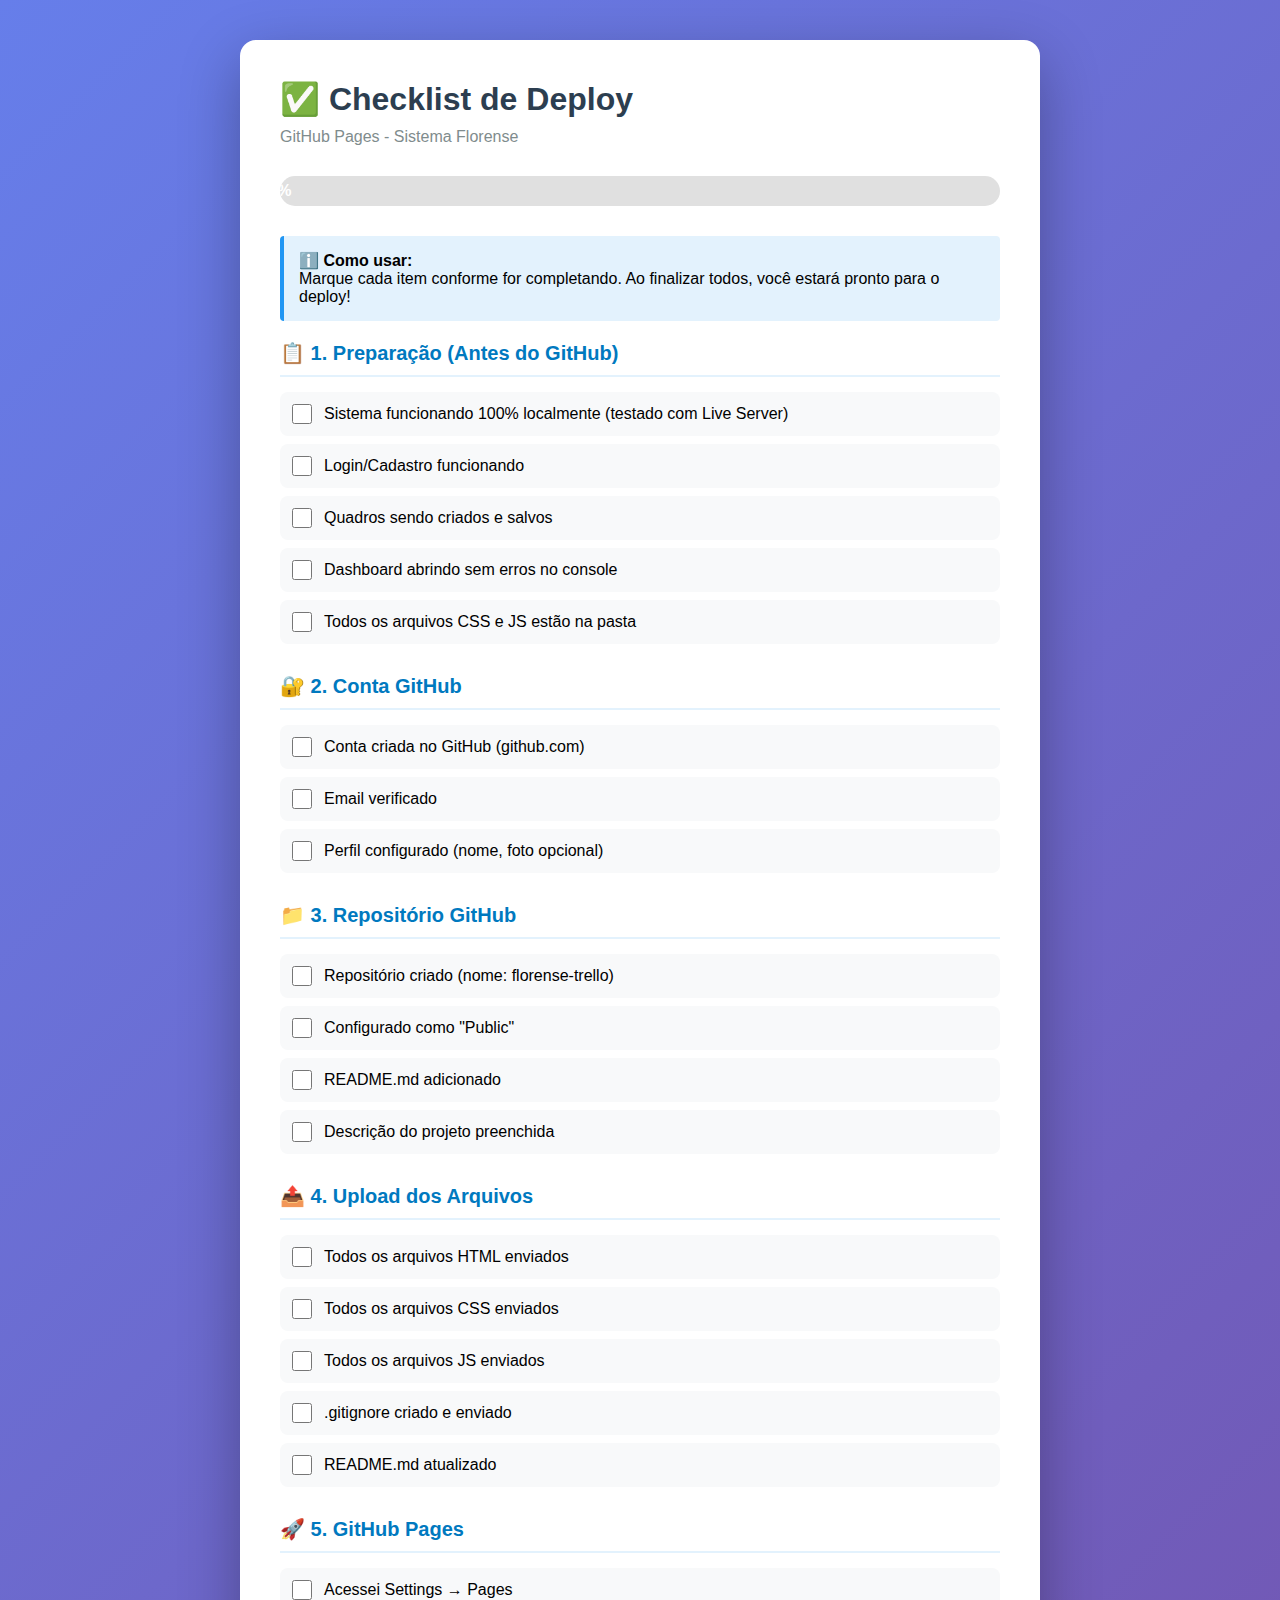
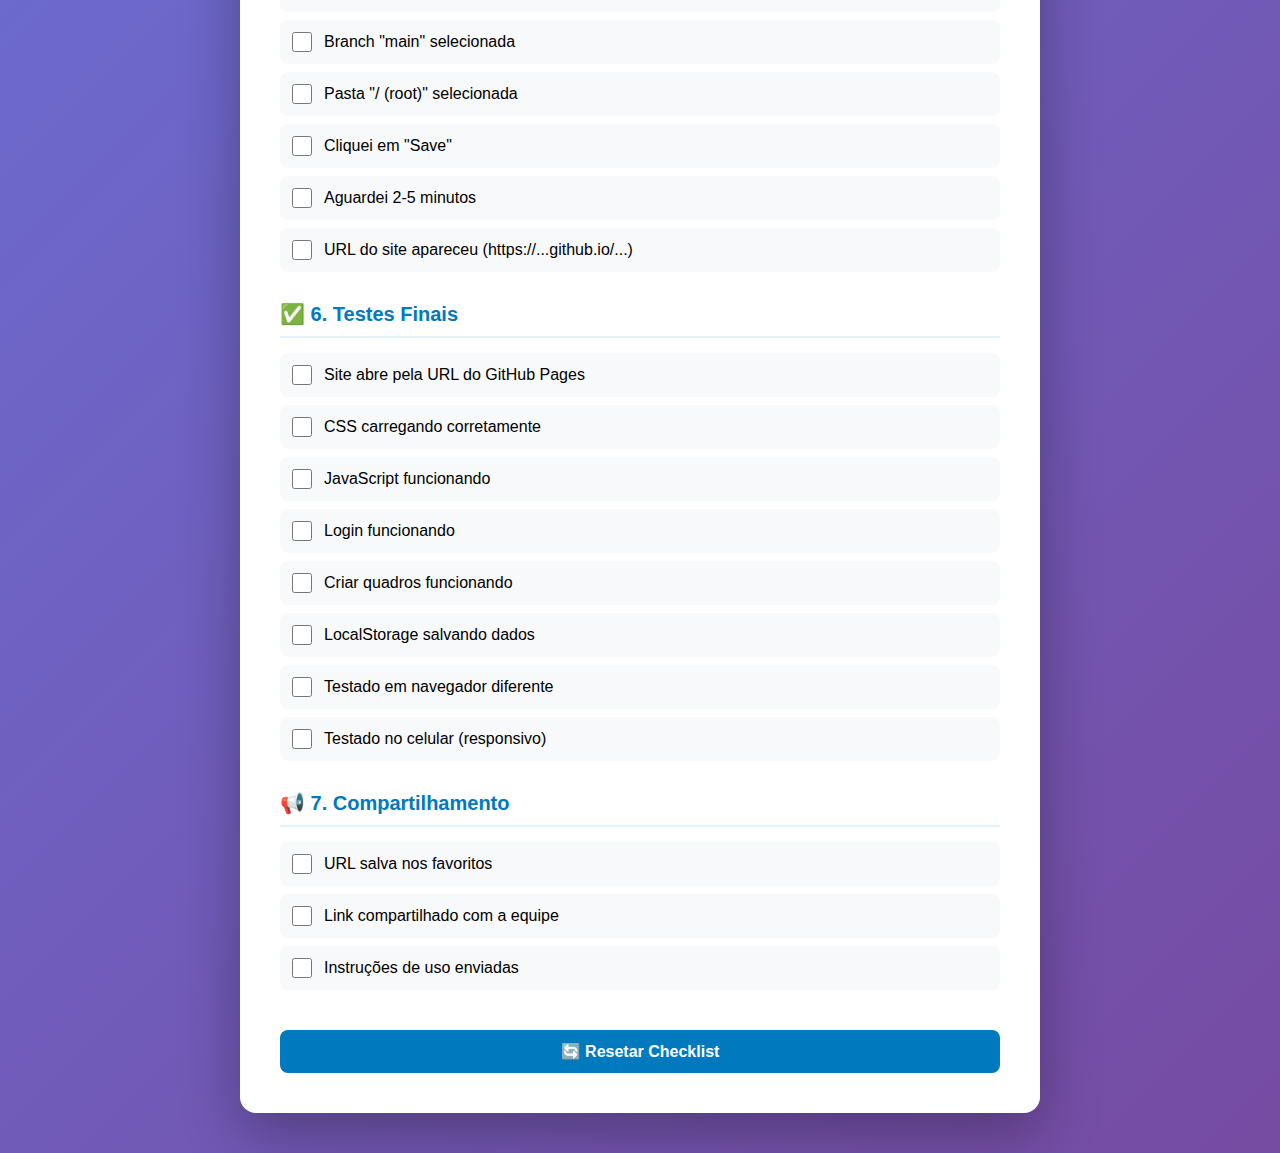
<file: checklist-deploy.html>
<!DOCTYPE html>
<html lang="pt-br">
<head>
    <meta charset="UTF-8">
    <meta name="viewport" content="width=device-width, initial-scale=1.0">
    <title>✅ Checklist de Deploy - Florense</title>
    <style>
        * {
            margin: 0;
            padding: 0;
            box-sizing: border-box;
        }

        body {
            font-family: -apple-system, BlinkMacSystemFont, 'Segoe UI', Roboto, sans-serif;
            background: linear-gradient(135deg, #667eea 0%, #764ba2 100%);
            min-height: 100vh;
            padding: 40px 20px;
        }

        .container {
            max-width: 800px;
            margin: 0 auto;
            background: white;
            border-radius: 16px;
            padding: 40px;
            box-shadow: 0 20px 60px rgba(0, 0, 0, 0.3);
        }

        h1 {
            color: #2c3e50;
            margin-bottom: 10px;
            font-size: 32px;
        }

        .subtitle {
            color: #7f8c8d;
            margin-bottom: 30px;
        }

        .checklist-section {
            margin-bottom: 30px;
        }

        .checklist-section h2 {
            color: #0079bf;
            font-size: 20px;
            margin-bottom: 15px;
            padding-bottom: 10px;
            border-bottom: 2px solid #e3f2fd;
        }

        .checklist-item {
            padding: 12px;
            margin-bottom: 8px;
            background: #f8f9fa;
            border-radius: 8px;
            display: flex;
            align-items: center;
            gap: 12px;
            cursor: pointer;
            transition: all 0.3s ease;
        }

        .checklist-item:hover {
            background: #e3f2fd;
            transform: translateX(5px);
        }

        .checklist-item input[type="checkbox"] {
            width: 20px;
            height: 20px;
            cursor: pointer;
        }

        .checklist-item.checked {
            background: #e8f5e9;
            opacity: 0.7;
        }

        .checklist-item.checked label {
            text-decoration: line-through;
            color: #4caf50;
        }

        .progress-bar {
            width: 100%;
            height: 30px;
            background: #e0e0e0;
            border-radius: 15px;
            overflow: hidden;
            margin-bottom: 30px;
        }

        .progress-fill {
            height: 100%;
            background: linear-gradient(90deg, #4caf50, #8bc34a);
            width: 0%;
            transition: width 0.5s ease;
            display: flex;
            align-items: center;
            justify-content: center;
            color: white;
            font-weight: bold;
        }

        .btn {
            background: #0079bf;
            color: white;
            border: none;
            padding: 12px 24px;
            border-radius: 8px;
            cursor: pointer;
            font-size: 16px;
            font-weight: 600;
            transition: all 0.3s ease;
            width: 100%;
            margin-top: 10px;
        }

        .btn:hover {
            background: #026aa7;
            transform: translateY(-2px);
            box-shadow: 0 4px 12px rgba(0, 121, 191, 0.4);
        }

        .success-message {
            background: #4caf50;
            color: white;
            padding: 20px;
            border-radius: 8px;
            text-align: center;
            font-size: 18px;
            margin-top: 20px;
            display: none;
        }

        .success-message.show {
            display: block;
            animation: slideIn 0.5s ease;
        }

        @keyframes slideIn {
            from {
                opacity: 0;
                transform: translateY(-20px);
            }
            to {
                opacity: 1;
                transform: translateY(0);
            }
        }

        .info-box {
            background: #e3f2fd;
            border-left: 4px solid #2196f3;
            padding: 15px;
            margin-bottom: 20px;
            border-radius: 4px;
        }

        label {
            cursor: pointer;
            user-select: none;
        }
    </style>
</head>
<body>
    <div class="container">
        <h1>✅ Checklist de Deploy</h1>
        <p class="subtitle">GitHub Pages - Sistema Florense</p>

        <div class="progress-bar">
            <div class="progress-fill" id="progressFill">0%</div>
        </div>

        <div class="info-box">
            <strong>ℹ️ Como usar:</strong><br>
            Marque cada item conforme for completando. Ao finalizar todos, você estará pronto para o deploy!
        </div>

        <!-- Seção 1 -->
        <div class="checklist-section">
            <h2>📋 1. Preparação (Antes do GitHub)</h2>
            
            <div class="checklist-item" onclick="toggleCheck(this)">
                <input type="checkbox" id="item1">
                <label for="item1">Sistema funcionando 100% localmente (testado com Live Server)</label>
            </div>

            <div class="checklist-item" onclick="toggleCheck(this)">
                <input type="checkbox" id="item2">
                <label for="item2">Login/Cadastro funcionando</label>
            </div>

            <div class="checklist-item" onclick="toggleCheck(this)">
                <input type="checkbox" id="item3">
                <label for="item3">Quadros sendo criados e salvos</label>
            </div>

            <div class="checklist-item" onclick="toggleCheck(this)">
                <input type="checkbox" id="item4">
                <label for="item4">Dashboard abrindo sem erros no console</label>
            </div>

            <div class="checklist-item" onclick="toggleCheck(this)">
                <input type="checkbox" id="item5">
                <label for="item5">Todos os arquivos CSS e JS estão na pasta</label>
            </div>
        </div>

        <!-- Seção 2 -->
        <div class="checklist-section">
            <h2>🔐 2. Conta GitHub</h2>
            
            <div class="checklist-item" onclick="toggleCheck(this)">
                <input type="checkbox" id="item6">
                <label for="item6">Conta criada no GitHub (github.com)</label>
            </div>

            <div class="checklist-item" onclick="toggleCheck(this)">
                <input type="checkbox" id="item7">
                <label for="item7">Email verificado</label>
            </div>

            <div class="checklist-item" onclick="toggleCheck(this)">
                <input type="checkbox" id="item8">
                <label for="item8">Perfil configurado (nome, foto opcional)</label>
            </div>
        </div>

        <!-- Seção 3 -->
        <div class="checklist-section">
            <h2>📁 3. Repositório GitHub</h2>
            
            <div class="checklist-item" onclick="toggleCheck(this)">
                <input type="checkbox" id="item9">
                <label for="item9">Repositório criado (nome: florense-trello)</label>
            </div>

            <div class="checklist-item" onclick="toggleCheck(this)">
                <input type="checkbox" id="item10">
                <label for="item10">Configurado como "Public"</label>
            </div>

            <div class="checklist-item" onclick="toggleCheck(this)">
                <input type="checkbox" id="item11">
                <label for="item11">README.md adicionado</label>
            </div>

            <div class="checklist-item" onclick="toggleCheck(this)">
                <input type="checkbox" id="item12">
                <label for="item12">Descrição do projeto preenchida</label>
            </div>
        </div>

        <!-- Seção 4 -->
        <div class="checklist-section">
            <h2>📤 4. Upload dos Arquivos</h2>
            
            <div class="checklist-item" onclick="toggleCheck(this)">
                <input type="checkbox" id="item13">
                <label for="item13">Todos os arquivos HTML enviados</label>
            </div>

            <div class="checklist-item" onclick="toggleCheck(this)">
                <input type="checkbox" id="item14">
                <label for="item14">Todos os arquivos CSS enviados</label>
            </div>

            <div class="checklist-item" onclick="toggleCheck(this)">
                <input type="checkbox" id="item15">
                <label for="item15">Todos os arquivos JS enviados</label>
            </div>

            <div class="checklist-item" onclick="toggleCheck(this)">
                <input type="checkbox" id="item16">
                <label for="item16">.gitignore criado e enviado</label>
            </div>

            <div class="checklist-item" onclick="toggleCheck(this)">
                <input type="checkbox" id="item17">
                <label for="item17">README.md atualizado</label>
            </div>
        </div>

        <!-- Seção 5 -->
        <div class="checklist-section">
            <h2>🚀 5. GitHub Pages</h2>
            
            <div class="checklist-item" onclick="toggleCheck(this)">
                <input type="checkbox" id="item18">
                <label for="item18">Acessei Settings → Pages</label>
            </div>

            <div class="checklist-item" onclick="toggleCheck(this)">
                <input type="checkbox" id="item19">
                <label for="item19">Branch "main" selecionada</label>
            </div>

            <div class="checklist-item" onclick="toggleCheck(this)">
                <input type="checkbox" id="item20">
                <label for="item20">Pasta "/ (root)" selecionada</label>
            </div>

            <div class="checklist-item" onclick="toggleCheck(this)">
                <input type="checkbox" id="item21">
                <label for="item21">Cliquei em "Save"</label>
            </div>

            <div class="checklist-item" onclick="toggleCheck(this)">
                <input type="checkbox" id="item22">
                <label for="item22">Aguardei 2-5 minutos</label>
            </div>

            <div class="checklist-item" onclick="toggleCheck(this)">
                <input type="checkbox" id="item23">
                <label for="item23">URL do site apareceu (https://...github.io/...)</label>
            </div>
        </div>

        <!-- Seção 6 -->
        <div class="checklist-section">
            <h2>✅ 6. Testes Finais</h2>
            
            <div class="checklist-item" onclick="toggleCheck(this)">
                <input type="checkbox" id="item24">
                <label for="item24">Site abre pela URL do GitHub Pages</label>
            </div>

            <div class="checklist-item" onclick="toggleCheck(this)">
                <input type="checkbox" id="item25">
                <label for="item25">CSS carregando corretamente</label>
            </div>

            <div class="checklist-item" onclick="toggleCheck(this)">
                <input type="checkbox" id="item26">
                <label for="item26">JavaScript funcionando</label>
            </div>

            <div class="checklist-item" onclick="toggleCheck(this)">
                <input type="checkbox" id="item27">
                <label for="item27">Login funcionando</label>
            </div>

            <div class="checklist-item" onclick="toggleCheck(this)">
                <input type="checkbox" id="item28">
                <label for="item28">Criar quadros funcionando</label>
            </div>

            <div class="checklist-item" onclick="toggleCheck(this)">
                <input type="checkbox" id="item29">
                <label for="item29">LocalStorage salvando dados</label>
            </div>

            <div class="checklist-item" onclick="toggleCheck(this)">
                <input type="checkbox" id="item30">
                <label for="item30">Testado em navegador diferente</label>
            </div>

            <div class="checklist-item" onclick="toggleCheck(this)">
                <input type="checkbox" id="item31">
                <label for="item31">Testado no celular (responsivo)</label>
            </div>
        </div>

        <!-- Seção 7 -->
        <div class="checklist-section">
            <h2>📢 7. Compartilhamento</h2>
            
            <div class="checklist-item" onclick="toggleCheck(this)">
                <input type="checkbox" id="item32">
                <label for="item32">URL salva nos favoritos</label>
            </div>

            <div class="checklist-item" onclick="toggleCheck(this)">
                <input type="checkbox" id="item33">
                <label for="item33">Link compartilhado com a equipe</label>
            </div>

            <div class="checklist-item" onclick="toggleCheck(this)">
                <input type="checkbox" id="item34">
                <label for="item34">Instruções de uso enviadas</label>
            </div>
        </div>

        <button class="btn" onclick="resetChecklist()">🔄 Resetar Checklist</button>

        <div class="success-message" id="successMessage">
            🎉 Parabéns! Todos os itens foram concluídos!<br>
            Seu site está no ar no GitHub Pages! 🚀
        </div>
    </div>

    <script>
        function toggleCheck(element) {
            const checkbox = element.querySelector('input[type="checkbox"]');
            checkbox.checked = !checkbox.checked;
            
            if (checkbox.checked) {
                element.classList.add('checked');
            } else {
                element.classList.remove('checked');
            }
            
            updateProgress();
            saveProgress();
        }

        function updateProgress() {
            const total = document.querySelectorAll('.checklist-item input[type="checkbox"]').length;
            const checked = document.querySelectorAll('.checklist-item input[type="checkbox"]:checked').length;
            const percentage = Math.round((checked / total) * 100);
            
            const progressFill = document.getElementById('progressFill');
            progressFill.style.width = percentage + '%';
            progressFill.textContent = percentage + '%';

            // Mostrar mensagem de sucesso se 100%
            if (percentage === 100) {
                document.getElementById('successMessage').classList.add('show');
            } else {
                document.getElementById('successMessage').classList.remove('show');
            }
        }

        function saveProgress() {
            const checkboxes = document.querySelectorAll('.checklist-item input[type="checkbox"]');
            const progress = {};
            
            checkboxes.forEach((checkbox, index) => {
                progress[checkbox.id] = checkbox.checked;
            });
            
            localStorage.setItem('deployChecklist', JSON.stringify(progress));
        }

        function loadProgress() {
            const saved = localStorage.getItem('deployChecklist');
            if (saved) {
                const progress = JSON.parse(saved);
                
                Object.keys(progress).forEach(id => {
                    const checkbox = document.getElementById(id);
                    if (checkbox) {
                        checkbox.checked = progress[id];
                        if (progress[id]) {
                            checkbox.closest('.checklist-item').classList.add('checked');
                        }
                    }
                });
                
                updateProgress();
            }
        }

        function resetChecklist() {
            if (confirm('Tem certeza que deseja resetar o checklist? Isso vai desmarcar todos os itens.')) {
                const checkboxes = document.querySelectorAll('.checklist-item input[type="checkbox"]');
                checkboxes.forEach(checkbox => {
                    checkbox.checked = false;
                    checkbox.closest('.checklist-item').classList.remove('checked');
                });
                
                localStorage.removeItem('deployChecklist');
                updateProgress();
            }
        }

        // Carregar progresso ao abrir a página
        window.onload = () => {
            loadProgress();
        };
    </script>
</body>
</html>
</file>
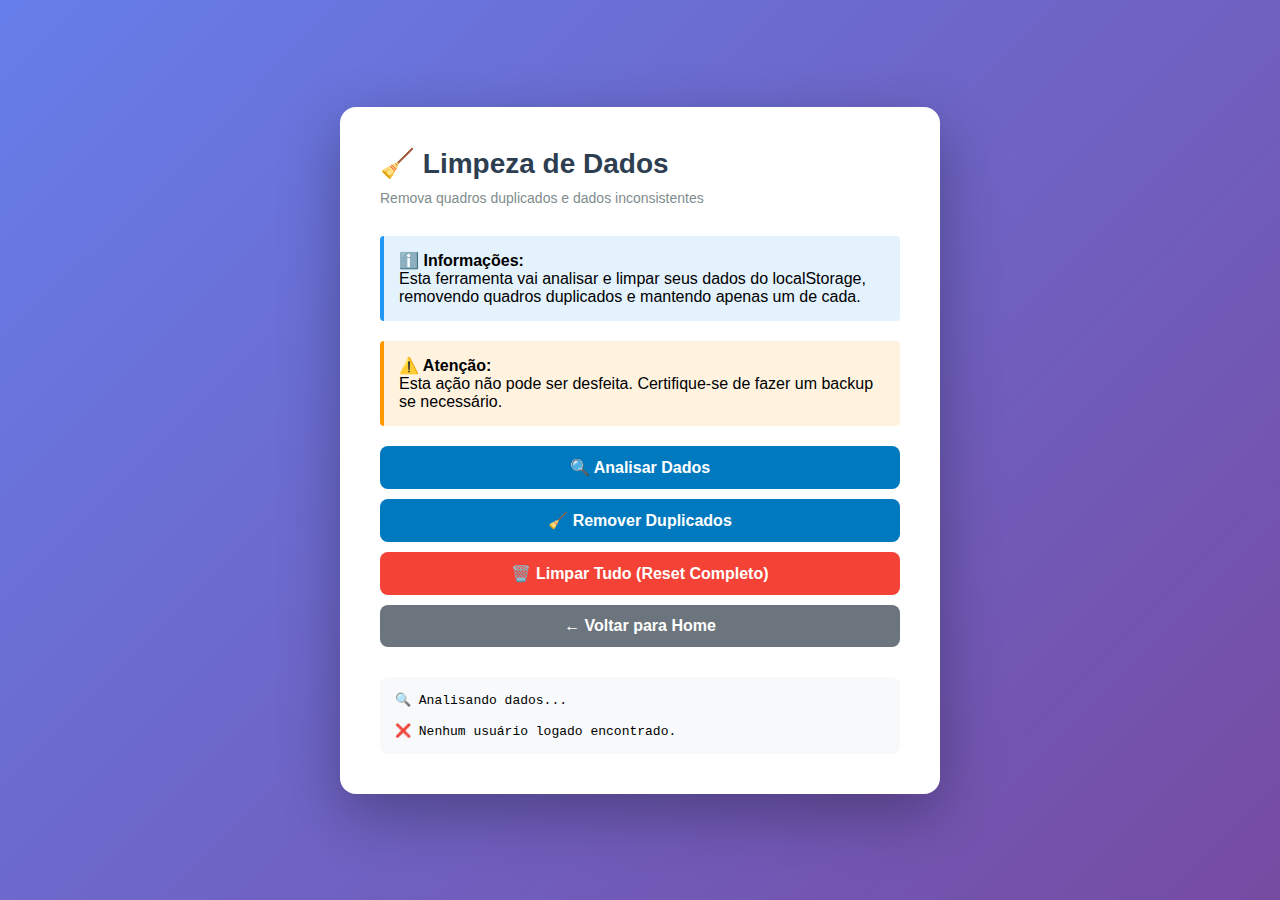
<file: limpar-duplicados.html>
<!DOCTYPE html>
<html lang="pt-br">
<head>
    <meta charset="UTF-8">
    <meta name="viewport" content="width=device-width, initial-scale=1.0">
    <title>Limpar Dados Duplicados - Florense</title>
    <style>
        * {
            margin: 0;
            padding: 0;
            box-sizing: border-box;
        }

        body {
            font-family: -apple-system, BlinkMacSystemFont, 'Segoe UI', Roboto, Oxygen, Ubuntu, Cantarell, sans-serif;
            background: linear-gradient(135deg, #667eea 0%, #764ba2 100%);
            min-height: 100vh;
            display: flex;
            align-items: center;
            justify-content: center;
            padding: 20px;
        }

        .container {
            background: white;
            border-radius: 16px;
            padding: 40px;
            max-width: 600px;
            width: 100%;
            box-shadow: 0 20px 60px rgba(0, 0, 0, 0.3);
        }

        h1 {
            color: #2c3e50;
            margin-bottom: 10px;
            font-size: 28px;
        }

        .subtitle {
            color: #7f8c8d;
            margin-bottom: 30px;
            font-size: 14px;
        }

        .info-box {
            background: #e3f2fd;
            border-left: 4px solid #2196f3;
            padding: 15px;
            margin-bottom: 20px;
            border-radius: 4px;
        }

        .warning-box {
            background: #fff3e0;
            border-left: 4px solid #ff9800;
            padding: 15px;
            margin-bottom: 20px;
            border-radius: 4px;
        }

        .success-box {
            background: #e8f5e9;
            border-left: 4px solid #4caf50;
            padding: 15px;
            margin-bottom: 20px;
            border-radius: 4px;
            display: none;
        }

        .btn {
            background: #0079bf;
            color: white;
            border: none;
            padding: 12px 24px;
            border-radius: 8px;
            cursor: pointer;
            font-size: 16px;
            font-weight: 600;
            transition: all 0.3s ease;
            width: 100%;
            margin-bottom: 10px;
        }

        .btn:hover {
            background: #026aa7;
            transform: translateY(-2px);
            box-shadow: 0 4px 12px rgba(0, 121, 191, 0.4);
        }

        .btn-danger {
            background: #f44336;
        }

        .btn-danger:hover {
            background: #d32f2f;
            box-shadow: 0 4px 12px rgba(244, 67, 54, 0.4);
        }

        .btn-secondary {
            background: #6c757d;
        }

        .btn-secondary:hover {
            background: #5a6268;
        }

        #status {
            margin-top: 20px;
            padding: 15px;
            background: #f8f9fa;
            border-radius: 8px;
            font-family: 'Courier New', monospace;
            font-size: 13px;
            max-height: 300px;
            overflow-y: auto;
            white-space: pre-wrap;
        }

        .hidden {
            display: none;
        }
    </style>
</head>
<body>
    <div class="container">
        <h1>🧹 Limpeza de Dados</h1>
        <p class="subtitle">Remova quadros duplicados e dados inconsistentes</p>

        <div class="info-box">
            <strong>ℹ️ Informações:</strong><br>
            Esta ferramenta vai analisar e limpar seus dados do localStorage, removendo quadros duplicados e mantendo apenas um de cada.
        </div>

        <div class="warning-box">
            <strong>⚠️ Atenção:</strong><br>
            Esta ação não pode ser desfeita. Certifique-se de fazer um backup se necessário.
        </div>

        <div class="success-box" id="successBox">
            <strong>✅ Sucesso!</strong><br>
            Dados limpos com sucesso. Você pode voltar para a página inicial.
        </div>

        <button class="btn" onclick="analisarDados()">🔍 Analisar Dados</button>
        <button class="btn" onclick="removerDuplicados()">🧹 Remover Duplicados</button>
        <button class="btn btn-danger" onclick="limparTudo()">🗑️ Limpar Tudo (Reset Completo)</button>
        <button class="btn btn-secondary" onclick="voltarHome()">← Voltar para Home</button>

        <div id="status"></div>
    </div>

    <script>
        function log(message) {
            const status = document.getElementById('status');
            status.textContent += message + '\n';
            status.scrollTop = status.scrollHeight;
        }

        function analisarDados() {
            const status = document.getElementById('status');
            status.textContent = '';
            log('🔍 Analisando dados...\n');

            const loggedUser = JSON.parse(localStorage.getItem('loggedUser') || 'null');
            
            if (!loggedUser) {
                log('❌ Nenhum usuário logado encontrado.');
                return;
            }

            log(`👤 Usuário: ${loggedUser.email || loggedUser.username}`);
            
            const boardsKey = `boards_${loggedUser.email}`;
            const boards = JSON.parse(localStorage.getItem(boardsKey) || '[]');
            
            log(`\n📊 Total de quadros: ${boards.length}`);
            
            if (boards.length === 0) {
                log('ℹ️ Nenhum quadro encontrado.');
                return;
            }

            // Contar duplicados por nome
            const boardNames = {};
            boards.forEach(board => {
                if (boardNames[board.name]) {
                    boardNames[board.name]++;
                } else {
                    boardNames[board.name] = 1;
                }
            });

            log('\n📋 Quadros encontrados:');
            Object.keys(boardNames).forEach(name => {
                const count = boardNames[name];
                const status = count > 1 ? `❌ DUPLICADO (${count}x)` : '✅';
                log(`  ${status} ${name}`);
            });

            // Verificar todos os outros dados do localStorage
            log('\n🗂️ Outras chaves no localStorage:');
            for (let i = 0; i < localStorage.length; i++) {
                const key = localStorage.key(i);
                if (key.startsWith('boards_') || key.startsWith('currentBoardId_')) {
                    const data = localStorage.getItem(key);
                    log(`  📁 ${key}: ${data.length} caracteres`);
                }
            }
        }

        function removerDuplicados() {
            const status = document.getElementById('status');
            status.textContent = '';
            log('🧹 Removendo duplicados...\n');

            const loggedUser = JSON.parse(localStorage.getItem('loggedUser') || 'null');
            
            if (!loggedUser) {
                log('❌ Nenhum usuário logado encontrado.');
                return;
            }

            const boardsKey = `boards_${loggedUser.email}`;
            const boards = JSON.parse(localStorage.getItem(boardsKey) || '[]');
            
            if (boards.length === 0) {
                log('ℹ️ Nenhum quadro encontrado.');
                return;
            }

            // Remover duplicados - manter apenas o primeiro de cada nome
            const uniqueBoards = [];
            const seenNames = new Set();

            boards.forEach(board => {
                if (!seenNames.has(board.name)) {
                    seenNames.add(board.name);
                    uniqueBoards.push(board);
                    log(`✅ Mantido: ${board.name}`);
                } else {
                    log(`🗑️ Removido duplicado: ${board.name}`);
                }
            });

            // Salvar os quadros únicos
            localStorage.setItem(boardsKey, JSON.stringify(uniqueBoards));

            log(`\n✨ Limpeza concluída!`);
            log(`📊 Antes: ${boards.length} quadros`);
            log(`📊 Depois: ${uniqueBoards.length} quadros`);
            log(`🗑️ Removidos: ${boards.length - uniqueBoards.length} duplicados`);

            document.getElementById('successBox').style.display = 'block';
        }

        function limparTudo() {
            if (!confirm('⚠️ ATENÇÃO! Isso vai apagar TODOS os seus quadros e dados.\n\nTem certeza que deseja continuar?')) {
                return;
            }

            if (!confirm('🚨 ÚLTIMA CHANCE! Esta ação não pode ser desfeita.\n\nDeseja realmente apagar tudo?')) {
                return;
            }

            const status = document.getElementById('status');
            status.textContent = '';
            log('🗑️ Limpando TODOS os dados...\n');

            const loggedUser = JSON.parse(localStorage.getItem('loggedUser') || 'null');
            
            if (loggedUser) {
                const boardsKey = `boards_${loggedUser.email}`;
                const currentBoardIdKey = `currentBoardId_${loggedUser.email}`;
                
                localStorage.removeItem(boardsKey);
                localStorage.removeItem(currentBoardIdKey);
                
                log(`✅ Removido: ${boardsKey}`);
                log(`✅ Removido: ${currentBoardIdKey}`);
            }

            // Limpar outros dados relacionados
            const keysToRemove = [];
            for (let i = 0; i < localStorage.length; i++) {
                const key = localStorage.key(i);
                if (key.startsWith('boards_') || key.startsWith('currentBoardId_')) {
                    keysToRemove.push(key);
                }
            }

            keysToRemove.forEach(key => {
                localStorage.removeItem(key);
                log(`✅ Removido: ${key}`);
            });

            log('\n✨ Todos os dados foram removidos!');
            log('🔄 Ao voltar para o home, novos quadros padrão serão criados.');
            
            document.getElementById('successBox').style.display = 'block';
        }

        function voltarHome() {
            window.location.href = 'trello-home.html';
        }

        // Executar análise automática ao carregar
        window.onload = () => {
            analisarDados();
        };
    </script>
</body>
</html>
</file>
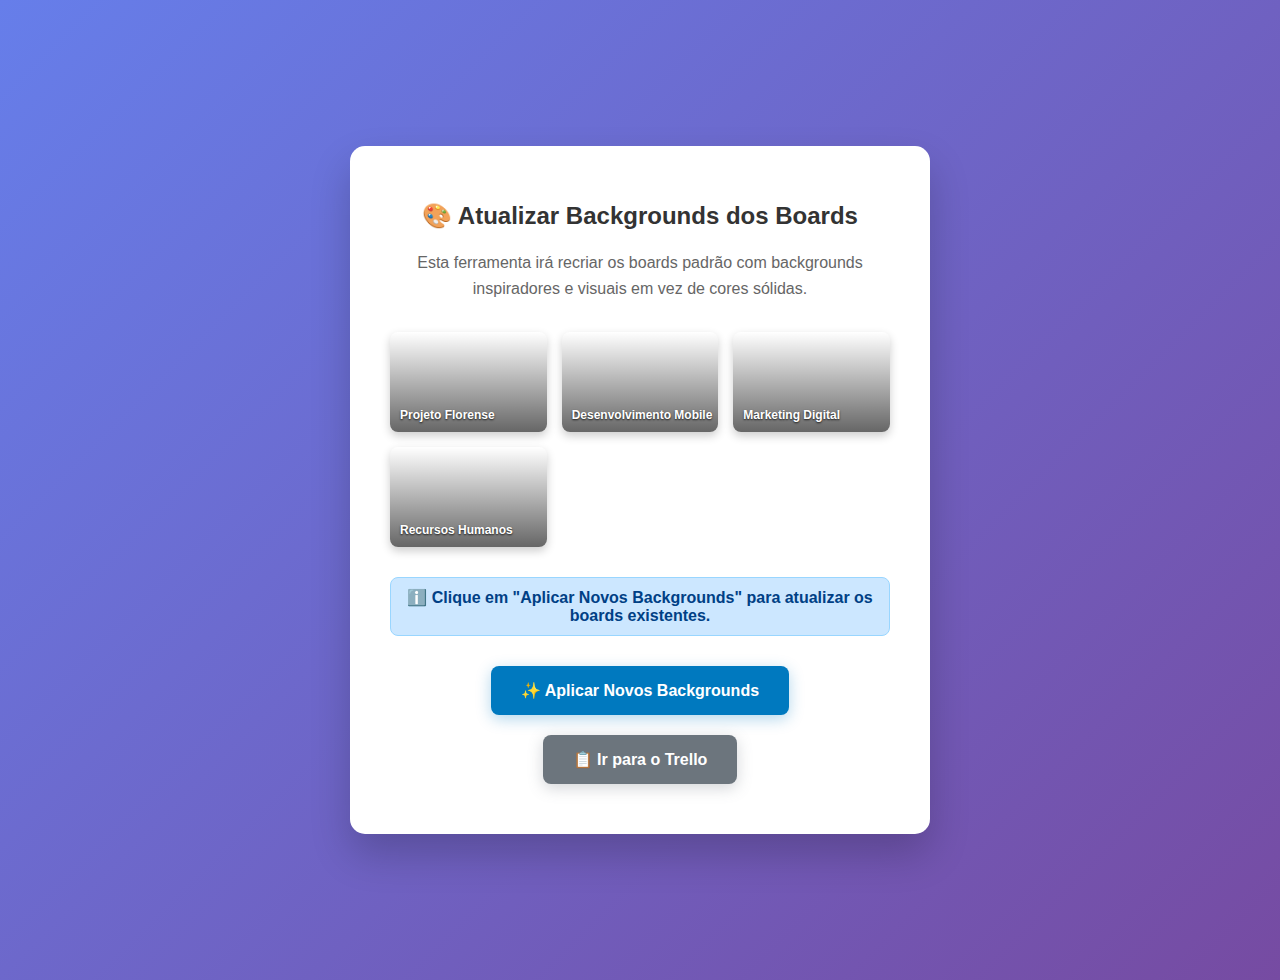
<file: update-backgrounds.html>
<!DOCTYPE html>
<html lang="pt-br">
<head>
    <meta charset="UTF-8">
    <meta name="viewport" content="width=device-width, initial-scale=1.0">
    <title>Atualizar Backgrounds dos Boards</title>
    <style>
        body {
            font-family: 'Segoe UI', Tahoma, Geneva, Verdana, sans-serif;
            background: linear-gradient(135deg, #667eea 0%, #764ba2 100%);
            margin: 0;
            padding: 40px 20px;
            min-height: 100vh;
            display: flex;
            align-items: center;
            justify-content: center;
        }
        
        .container {
            background: white;
            padding: 40px;
            border-radius: 15px;
            box-shadow: 0 20px 40px rgba(0, 0, 0, 0.2);
            text-align: center;
            max-width: 500px;
            width: 100%;
        }
        
        h1 {
            color: #333;
            margin-bottom: 20px;
            font-size: 24px;
        }
        
        p {
            color: #666;
            margin-bottom: 30px;
            line-height: 1.6;
        }
        
        .btn {
            background: #0079bf;
            color: white;
            border: none;
            padding: 15px 30px;
            border-radius: 8px;
            font-size: 16px;
            font-weight: 600;
            cursor: pointer;
            margin: 10px;
            transition: all 0.3s ease;
            box-shadow: 0 4px 15px rgba(0, 121, 191, 0.3);
        }
        
        .btn:hover {
            background: #026aa7;
            transform: translateY(-2px);
            box-shadow: 0 6px 20px rgba(0, 121, 191, 0.4);
        }
        
        .btn-secondary {
            background: #6c757d;
            box-shadow: 0 4px 15px rgba(108, 117, 125, 0.3);
        }
        
        .btn-secondary:hover {
            background: #5a6268;
            box-shadow: 0 6px 20px rgba(108, 117, 125, 0.4);
        }
        
        .preview {
            display: grid;
            grid-template-columns: repeat(auto-fit, minmax(150px, 1fr));
            gap: 15px;
            margin: 30px 0;
        }
        
        .preview-card {
            height: 100px;
            border-radius: 8px;
            background-size: cover;
            background-position: center;
            position: relative;
            box-shadow: 0 4px 10px rgba(0, 0, 0, 0.2);
            transition: transform 0.3s ease;
        }
        
        .preview-card:hover {
            transform: scale(1.05);
        }
        
        .preview-card::after {
            content: '';
            position: absolute;
            inset: 0;
            background: linear-gradient(transparent, rgba(0, 0, 0, 0.6));
            border-radius: 8px;
        }
        
        .preview-title {
            position: absolute;
            bottom: 10px;
            left: 10px;
            color: white;
            font-weight: 600;
            font-size: 12px;
            z-index: 1;
            text-shadow: 0 1px 2px rgba(0, 0, 0, 0.8);
        }

        .status {
            padding: 10px;
            margin: 20px 0;
            border-radius: 8px;
            font-weight: 600;
        }
        
        .success {
            background: #d4edda;
            color: #155724;
            border: 1px solid #c3e6cb;
        }
        
        .info {
            background: #cce7ff;
            color: #004085;
            border: 1px solid #99d6ff;
        }
    </style>
</head>
<body>
    <div class="container">
        <h1>🎨 Atualizar Backgrounds dos Boards</h1>
        <p>Esta ferramenta irá recriar os boards padrão com backgrounds inspiradores e visuais em vez de cores sólidas.</p>
        
        <div class="preview">
            <div class="preview-card" style="background-image: url('https://images.unsplash.com/photo-1518837695005-2083093ee35b?ixlib=rb-4.0.3&auto=format&fit=crop&w=2000&q=80');">
                <div class="preview-title">Projeto Florense</div>
            </div>
            <div class="preview-card" style="background-image: url('https://images.unsplash.com/photo-1495616811223-4d98c6e9c869?ixlib=rb-4.0.3&auto=format&fit=crop&w=2000&q=80');">
                <div class="preview-title">Desenvolvimento Mobile</div>
            </div>
            <div class="preview-card" style="background-image: url('https://images.unsplash.com/photo-1505142468610-359e7d316be0?ixlib=rb-4.0.3&auto=format&fit=crop&w=2000&q=80');">
                <div class="preview-title">Marketing Digital</div>
            </div>
            <div class="preview-card" style="background-image: url('https://images.unsplash.com/photo-1506197603052-3cc9c3a201bd?ixlib=rb-4.0.3&auto=format&fit=crop&w=2000&q=80');">
                <div class="preview-title">Recursos Humanos</div>
            </div>
        </div>
        
        <div id="status"></div>
        
        <button class="btn" onclick="updateBackgrounds()">
            ✨ Aplicar Novos Backgrounds
        </button>
        
        <button class="btn btn-secondary" onclick="goToTrello()">
            📋 Ir para o Trello
        </button>
    </div>

    <script>
        function updateBackgrounds() {
            const statusDiv = document.getElementById('status');
            
            try {
                // Limpar localStorage dos boards
                const keys = Object.keys(localStorage);
                keys.forEach(key => {
                    if (key.includes('boards_') || key.includes('florense-boards')) {
                        localStorage.removeItem(key);
                    }
                });
                
                statusDiv.innerHTML = '<div class="status success">✅ Backgrounds atualizados com sucesso! Os novos boards serão criados com imagens inspiradoras.</div>';
                
                // Habilitar botão para ir ao Trello
                setTimeout(() => {
                    statusDiv.innerHTML += '<div class="status info">💡 Agora acesse o Trello para ver os novos backgrounds!</div>';
                }, 1000);
                
            } catch (error) {
                statusDiv.innerHTML = '<div class="status" style="background: #f8d7da; color: #721c24; border: 1px solid #f5c6cb;">❌ Erro ao atualizar: ' + error.message + '</div>';
            }
        }
        
        function goToTrello() {
            window.open('trello-home.html', '_blank');
        }
        
        // Auto-mostrar informações
        window.onload = function() {
            const statusDiv = document.getElementById('status');
            statusDiv.innerHTML = '<div class="status info">ℹ️ Clique em "Aplicar Novos Backgrounds" para atualizar os boards existentes.</div>';
        }
    </script>
</body>
</html>
</file>
